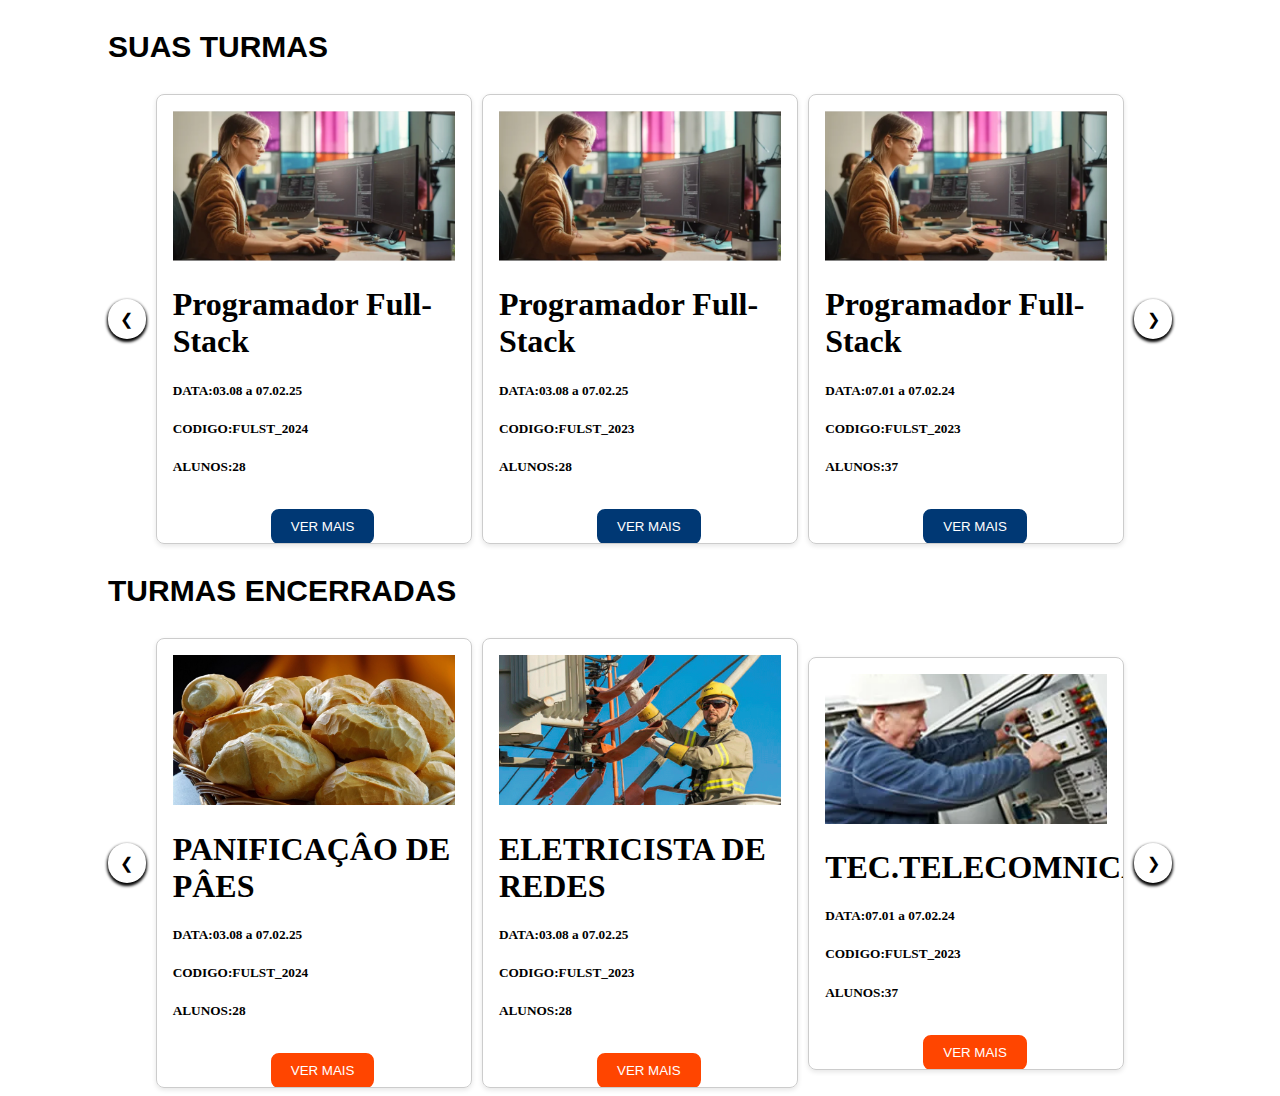
<file: atividade_praticamento/paginaPrincipal/index.html>
<!DOCTYPE html>
<html lang="en">

<head>
    <meta charset="UTF-8">
    <meta http-equiv="X-UA-Compatible" content="IE=edge">
    <meta name="viewport" content="width=device-width, initial-scale=1.0">
    <title>Teste(a)</title>
    <link rel="stylesheet" href="style.css">
</head>

<body>
    <header>
        <section></section>


        <section class="card-container">
            <p class="titulo">SUAS TURMAS</p>

            <div class="grid-container">
                <a class="prev" onclick="plusSlides(-1)">&#10094;</a>
                <div class="card">
                    <img src="img/imagem.png" alt="imagem do card">
                    <div class="card-body">
                        <h1>Programador Full-Stack</h1>
                        <h5>DATA:03.08 a 07.02.25</h5>
                        <h5>CODIGO:FULST_2024</h5>
                        <h5>ALUNOS:28</h5>
                        <div class="cartao-button">
                            <button class="card-button">VER MAIS</button>
                        </div>
                    </div>
                </div>

                <div class="card">
                    <img src="img/imagem.png" alt="imagem do card">
                    <div class="card-body">
                        <h1>Programador Full-Stack</h1>
                        <h5>DATA:03.08 a 07.02.25</h5>
                        <h5>CODIGO:FULST_2023</h5>
                        <h5>ALUNOS:28</h5>
                        <div class="cartao-button">
                            <button class="card-button">VER MAIS</button>
                        </div>
                    </div>
                </div>

                <div class="card">
                    <img src="img/imagem.png" alt="imagem do card">
                    <div class="card-body">
                        <h1>Programador Full-Stack</h1>
                        <h5>DATA:07.01 a 07.02.24</h5>
                        <h5>CODIGO:FULST_2023</h5>
                        <h5>ALUNOS:37</h5>
                        <div class="cartao-button">
                            <button class="card-button">VER MAIS</button>
                        </div>
                    </div>
                </div>
            <a class="next" onclick="plusSlides(1)">&#10095;</a>

            </div>
        </section>

        <section class="card2">
            <p class="titulo">TURMAS ENCERRADAS</p>
                
                    <div class="grid-com">
                <a class="volta" onclick="plusSlides(-1)">&#10094;</a>
                        <div class="card">
                            <img src="img/pao-frances.jpeg" alt="imagem do card">
                            <div class="card-body">
                                <h1>PANIFICAÇÂO DE PÂES</h1>
                                <h5>DATA:03.08 a 07.02.25</h5>
                                <h5>CODIGO:FULST_2024</h5>
                                <h5>ALUNOS:28</h5>
                                <div class="cartao-button">
                                    <button class="card-button01">VER MAIS</button>
                                </div>
                            </div>
                        </div>



                        <div class="card">
                            <img src="img/eletricista.webp" alt="imagem do card">
                            <div class="card-body">
                                <h1>ELETRICISTA DE REDES</h1>
                                <h5>DATA:03.08 a 07.02.25</h5>
                                <h5>CODIGO:FULST_2023</h5>
                                <h5>ALUNOS:28</h5>
                                <div class="cartao-button">
                                    <button class="card-button01">VER MAIS</button>
                                </div>
                            </div>
                        </div>



                        <div class="card">
                            <img src="img/telecomunicações.webp" alt="imagem do card">
                            <div class="card-body">
                                <h1>TEC.TELECOMNICAÇÔES</h1>
                                <h5>DATA:07.01 a 07.02.24</h5>
                                <h5>CODIGO:FULST_2023</h5>
                                <h5>ALUNOS:37</h5>
                                <div class="cartao-button">
                                    <button class="card-button01">VER MAIS</button>
                                </div>
                            </div>
                    </div>
                <a class="frente" onclick="plusSlides(1)">&#10095;</a>

        </section>
    </header>
</body>

</html>
</file>
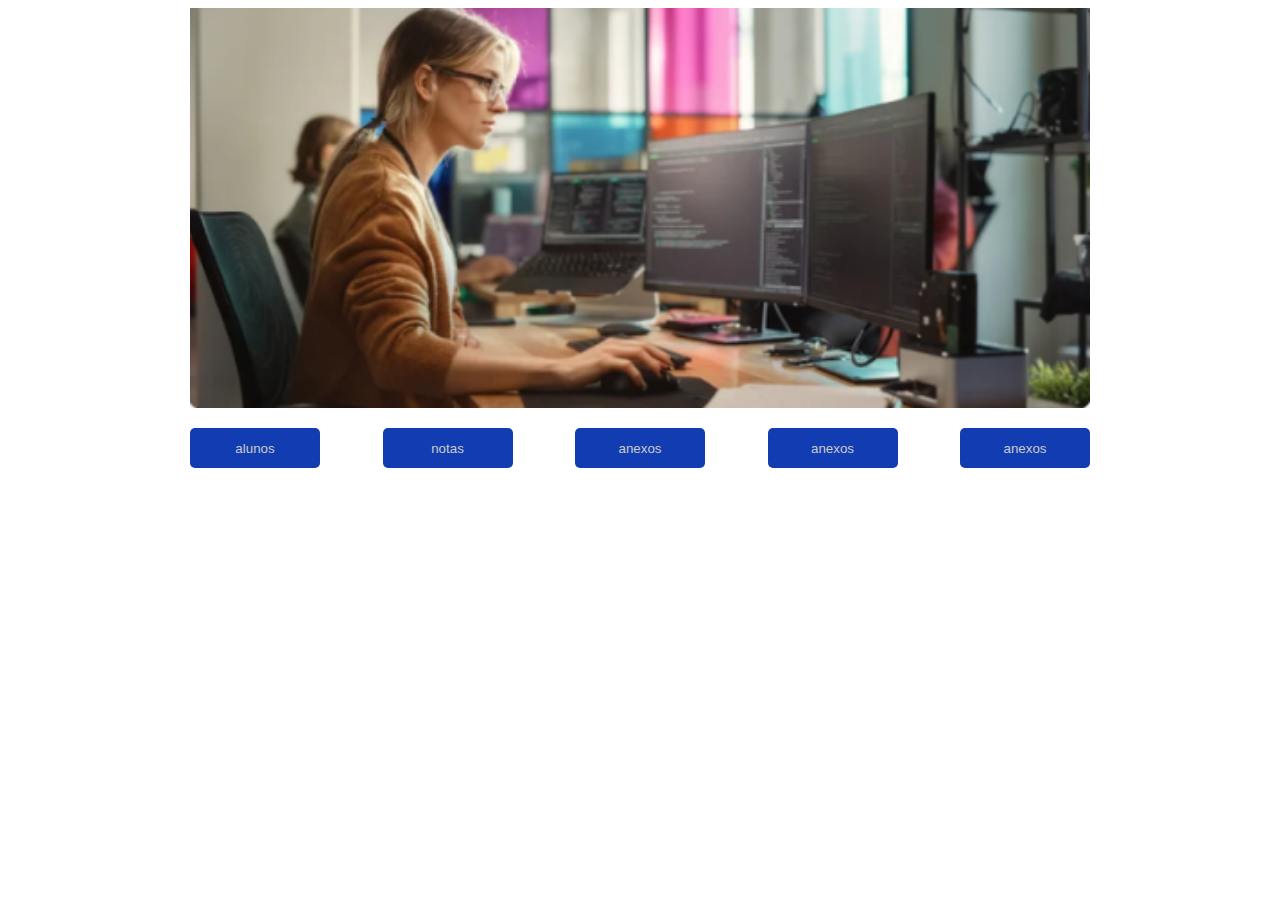
<file: atividade_praticamento/paginasecundaria/index.html>
<!DOCTYPE html>
<html lang="en">

<head>
    <meta charset="UTF-8">
    <meta http-equiv="X-UA-Compatible" content="IE=edge">
    <meta name="viewport" content="width=device-width, initial-scale=1.0">
    <title>atividade</title>
    <link rel="stylesheet" href="style.css">
   
</head>

<body>
    <section>
        <div class="card-curso">
            <div class="card-img">
                <img class="img-banner" src="./assents/imagem.png" alt="">
            </div>
            <div class="card-buttoes">
                <button id="cor" class="btn">alunos</button>
                <button id="cor" class="btn">notas</button>
                <button id="cor" class="btn">anexos</button>
                <button id="cor" class="btn">anexos</button>
                <button id="cor" class="btn">anexos</button>
                
            
            </div>
        </div>
    </section>
</body>

</html>
</file>
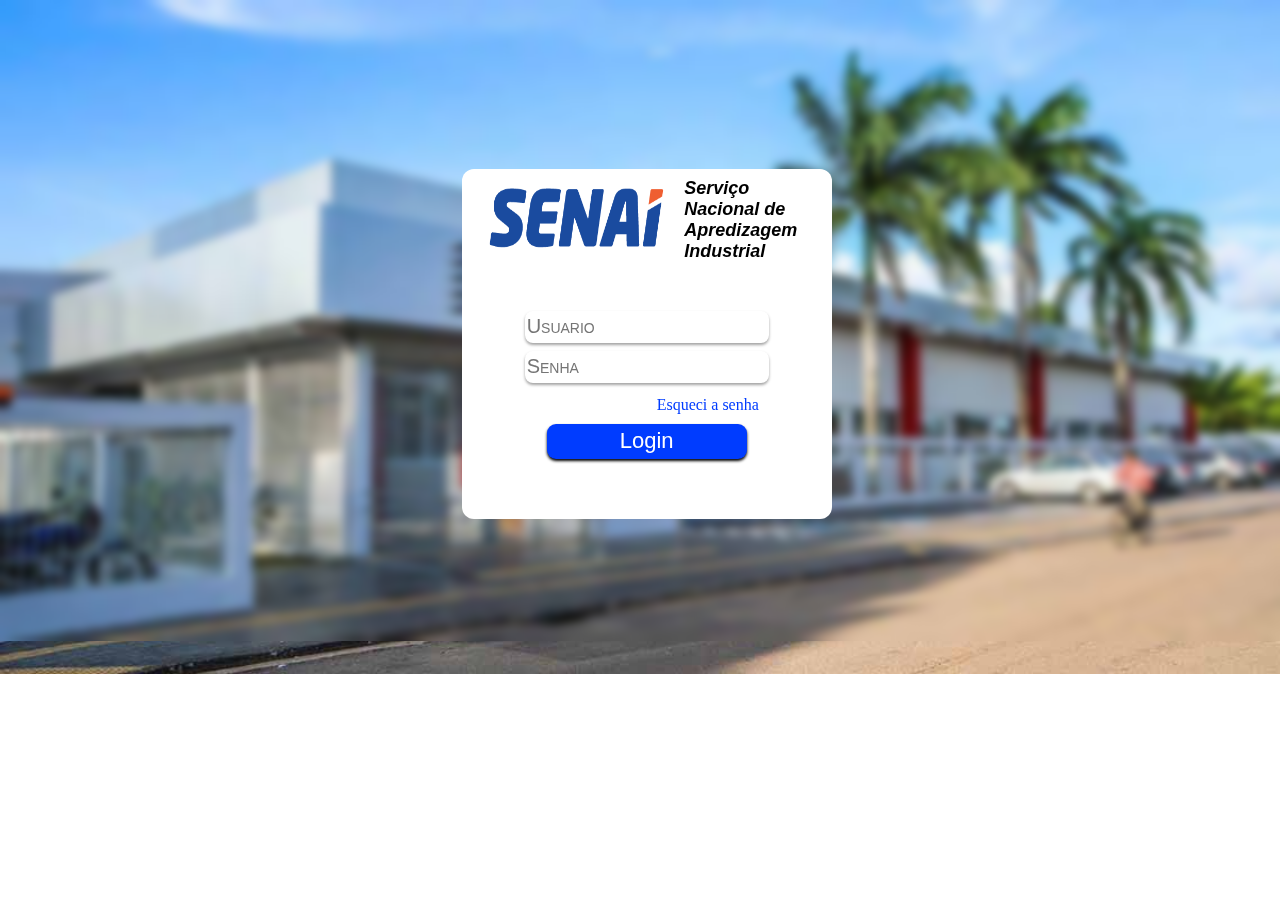
<file: atividade_praticamento/login/login.html>
<!DOCTYPE html>
<html lang="pt-br">

<head>
    <meta charset="UTF-8">
    <meta http-equiv="X-UA-Compatible" content="IE=edge">
    <meta name="viewport" content="width=device-width, initial-scale=1.0">
    <link rel="stylesheet" href="css/style.css">
    <script src="js/script.js"></script>
    <title>Login</title>
</head>

<body>
    <main>
        <div class="bodyFull">
            <form>
                <!--A parte de cima-->
                <div class="header">
                    <!--Imagem vinda do assents-->
                    <div class="img">
                        <img src="assents/avatares_sistema_fiergs_senai_cor.png" alt="senai" id="assentImg">
                    </div>
                    <!--texto ao lado-->
                    <div class="texto">
                        <h1 id="textH1">Serviço Nacional de Apredizagem Industrial</h1>
                    </div>
                </div>
                <!--main-->
                <div class="main">
                    <div class="loginTrada">
                        <input type="text" id="user" placeholder="Usuario" class="loginpassaword">
                        <input type="password" id="senha" placeholder="Senha" class="loginpassaword">
                    </div>
                    <div class="footer">
                        <a href="#" id="footerquest">Esqueci a senha</a>
                        <input type="button" value="Login" id="entrar" onclick="enviar()">
                    </div>
                </div>
            </form>
        </div>
    </main>
</body>

</html>
</file>
<file: atividade_praticamento/paginaPrincipal/style.css>
.card{
    width: 300px;
    border: 1px solid #ccc;
    border-radius: 8px;
    overflow: hidden;
    box-shadow: 0 4px 10px rgba(0, 0, 0, 0.3); /* Sombra do card */
}
.cartao-button{
    width: 300px;
    height: 30px;
    display: flex;
    justify-content: center;
    align-items: center;
    
}
button{
    padding: 10px 20px;
    background-color: #003874;
    color: white;
    border: none;
    border-radius: 4px;
    cursor: pointer;
    border: 2px solid rgb(255, 255, 255);
    border-radius: 10px;
    margin-top: 29px;
}
.grid-container {
    grid-template-columns: repeat(auto-fill, minmax(200px, 1fr)); /* Cria colunas responsivas */
    gap: 10px; /* Espaço entre os cards */
    display: flex;
    justify-content: space-between;
    align-items: center;
    flex-direction: row;
  }
  
.card {
    border: 1px solid #ccc;
    border-radius: 8px;
    padding: 16px;
    box-shadow: 0 2px 5px rgba(0, 0, 0, 0.1);
    
}
.titulo{
    font-family:'Franklin Gothic Medium', 'Arial Narrow', Arial, sans-serif;
    font-weight: bold;
    font-size: 30px;
}
img{
    width: 100%;
    height: 150px; /* Ajuste conforme necessário */
    object-fit: cover;
}
.grid-com{
    grid-template-columns: repeat(auto-fill, minmax(200px, 1fr)); /* Cria colunas responsivas */
    gap: 10px; /* Espaço entre os cards */
    display: flex;
    justify-content:space-between;
    align-items:center;
    flex-direction: row;
    
}
header{
    margin-left:100px;
    margin-right: 100px;
}
.card-button01 {
    display: flex;
    justify-content:center;
    align-items: center;
    background-color: orangered;
    margin-top: 29px;
}
.prev{
    display: flex;
    justify-content:center;
    align-items: center;
    box-shadow: 0px 2px 3px 1px black;
    border-radius: 100px;
    height: 40px;
    width: 40px;
}
.next{
    display: flex;
    justify-content:center;
    align-items: center;
    box-shadow: 0px 2px 3px 1px black;
    border-radius: 100px;
    height: 40px;
    width: 40px;
}
.volta{
    display: flex;
    justify-content:center;
    align-items: center;
    box-shadow: 0px 2px 3px 1px black;
    border-radius: 100px;
    height: 40px;
    width: 40px;
}
.frente{
    display: flex;
    justify-content:center;
    align-items: center;
    box-shadow: 0px 2px 3px 1px black;
    border-radius: 100px;
    height: 40px;
    width: 40px;
}
</file>
<file: atividade_praticamento/paginasecundaria/style.css>
.card-curso {
    display: flex;
    justify-content: center;
    align-items: center;
    flex-direction: column;
    width: 900px;
   
}
section{
    display: flex;
    justify-content: center;
    align-items: center;
}

.img-banner {
    width: 100%;
    height: 400px;
    
    
}

.card-img {
    height: 400px;
    width: 900px;
}
.card-buttoes{
    margin-top: 20px;
    width: 900px;
    display: flex;
    justify-content: space-between;
    align-items: center;
    
 
}
#cor{
    color: #ccc;
}
.btn {
    height: 40px;
    width: 130px;
    border: none;
    border-radius: 5px;
    box-shadow: 2 2 2 2 #ccc;
    background-color: rgb(18, 60, 177);
}
</file>
<file: atividade_praticamento/login/css/style.css>
*{
    margin: 0;
}
body{
    background-image: url(../assents/Escola-SENAI-\(Arquivo\)-\(1\)-web.jpg);
    background-repeat: no-repeat;
    background-size: cover;
    z-index: 1; /* Para garantir que o conteúdo esteja na frente do fundo */
    backdrop-filter: blur(5px); /* Aplicando o blur ao conteúdo */
    padding: 45.5px; /* Para dar algum espaço ao conteúdo */
    color: white;
}
.bodyFull{
    position: relative;
    margin-top: 200px;
}
main{
    position: relative;
    margin-left: 35%;
    margin-top: 15%;
    transform: translateX(-35%);
    transform: translateY(-22%);
    background-color: #ffffff;
    height: 350px;
    width: 370px;
    border-radius: 12px;
}
.header{
    display: flex;
    justify-content: center;
    justify-items: center;

}
#assentImg{
    height: 98px;
    width: 215px;
}
.texto{
    display: flex;
    align-items: center;
}
#textH1{
    max-width: 140px;
    font-size: 18px;
    font-style: italic;
    font-family: 'Franklin Gothic Medium', 'Arial Narrow', Arial, sans-serif;
    color: black;
}

.loginTrada{
    position: absolute;
    left: 50%;
    transform: translateX(-50%);
    display: inline-grid;
}
#senha{
    position: relative;
    margin-top: 8px;
}
.loginpassaword{
    font-size: 20px;
    font-variant: small-caps;
    width: 240px;
    height: 30px;
    border: none;
    border-radius: 8px;
    box-shadow: 0px 2px 3px 0px;
    color: rgb(163, 163, 163);
    position: relative;
    top: 40px;
}
.footer{
    position: absolute;
    top: 250%;
    left: 50%;
    transform: translateX(-50%);
}
#footerquest{
    color:  rgb(0, 60, 255);
    text-decoration: none;
    position: absolute;
    top: -80%;
    left: 55%;
    width: 103px;
}
#entrar{
    border: none;
    border-radius: 9px;
    background-color: rgb(0, 60, 255);
    color: #ffffff;
    font-size: 22px;
    height: 35px;
    width: 200px;
    box-shadow: 0px 2px 3px 0px black;
}
</file>
